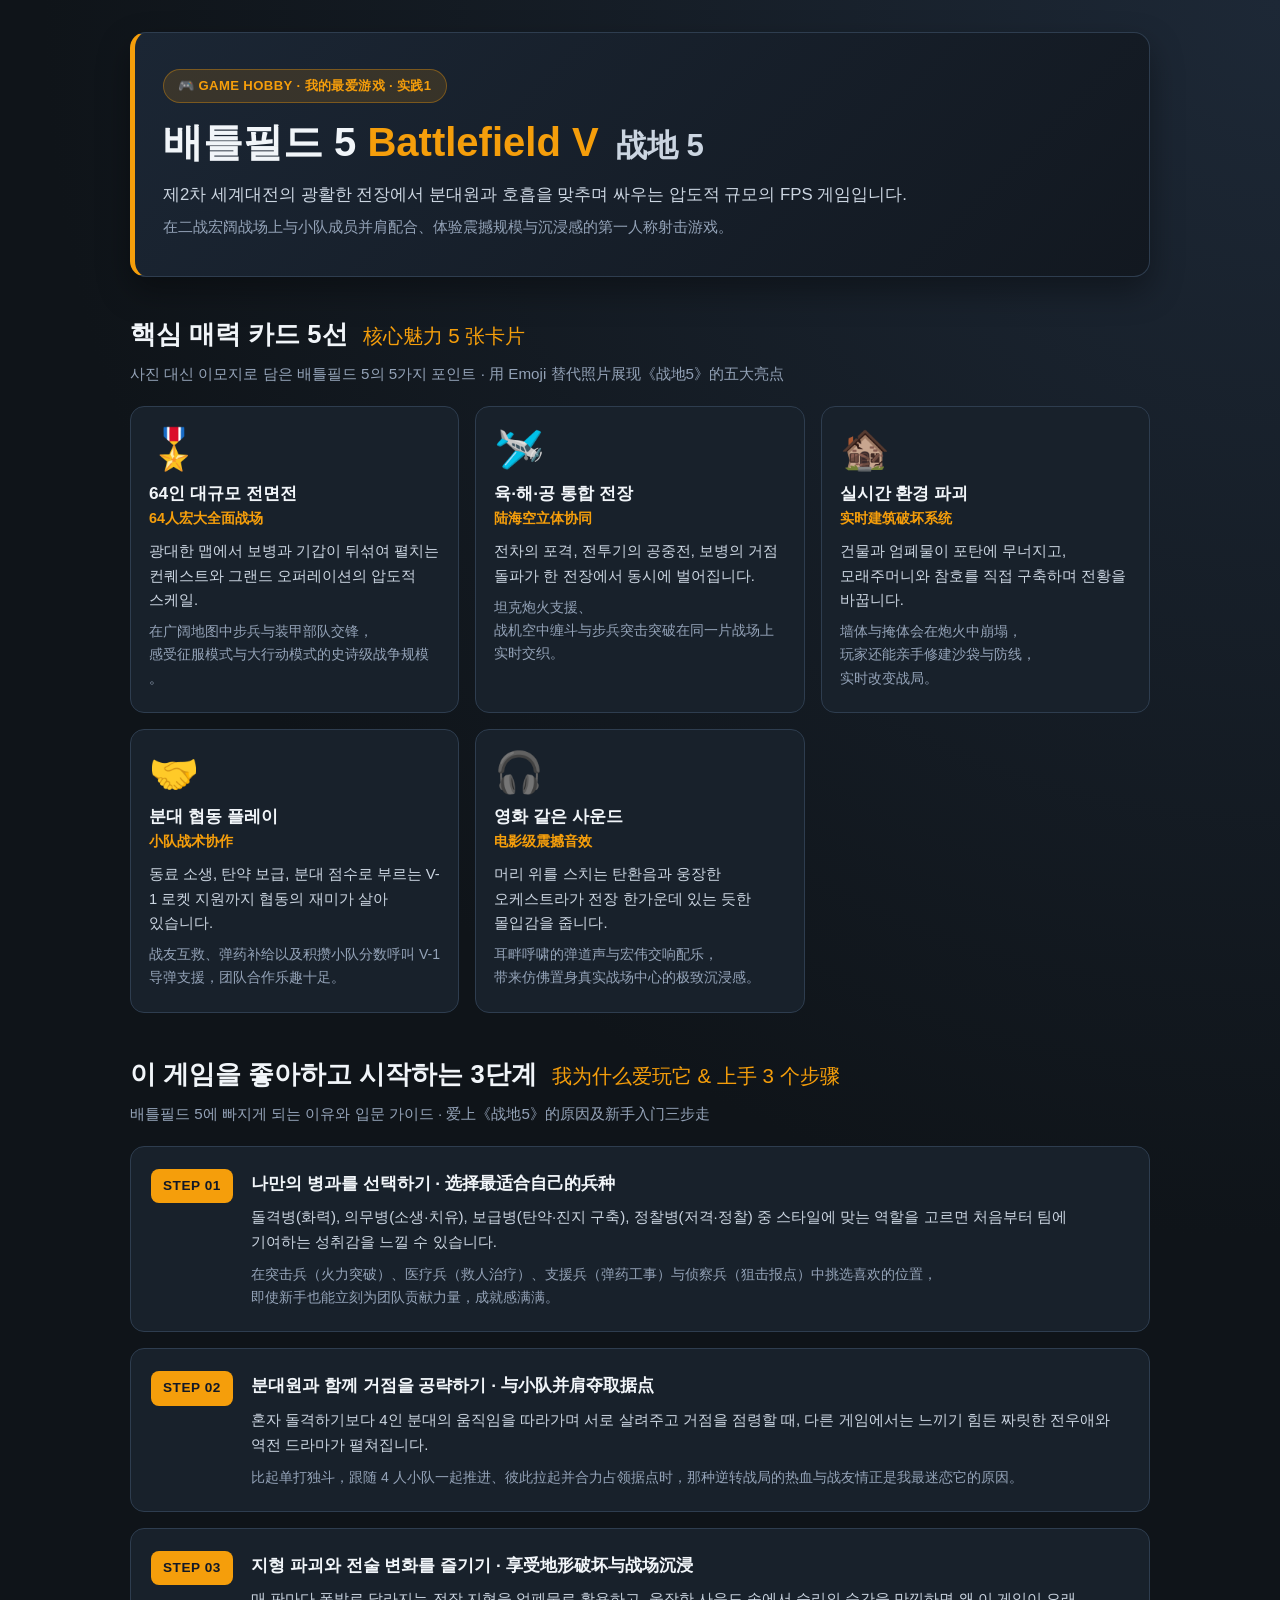
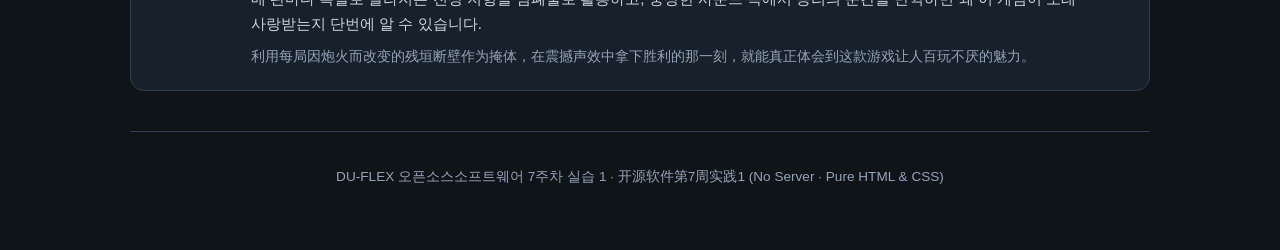
<file: practice1/index.html>
<!DOCTYPE html>
<html lang="ko">
<head>
  <meta charset="UTF-8">
  <meta name="viewport" content="width=device-width, initial-scale=1.0">
  <title>내 게임 소개 홈페이지 · 我爱玩的游戏 — 배틀필드 5 (Battlefield V)</title>
  <link rel="stylesheet" href="style.css">
</head>
<body>
  <div class="page-wrapper">
    <!-- ① 제목과 한 줄 소개 / 标题与一句话介绍 -->
    <header class="hero">
      <div class="badge">🎮 GAME HOBBY · 我的最爱游戏 · 实践1</div>
      <h1>
        배틀필드 5 <span class="en-title">Battlefield V</span>
        <span class="zh-title">战地 5</span>
      </h1>
      <p class="hero-subtitle">
        <span class="ko">제2차 세계대전의 광활한 전장에서 분대원과 호흡을 맞추며 싸우는 압도적 규모의 FPS 게임입니다.</span>
        <span class="zh">在二战宏阔战场上与小队成员并肩配合、体验震撼规模与沉浸感的第一人称射击游戏。</span>
      </p>
    </header>

    <main>
      <!-- ② 사진 대신 이모지 카드 5장 / 5张Emoji表情卡片 -->
      <section class="section" aria-labelledby="cards-heading">
        <div class="section-header">
          <h2 id="cards-heading">
            핵심 매력 카드 5선
            <span class="sub-h2">核心魅力 5 张卡片</span>
          </h2>
          <p class="section-desc">
            사진 대신 이모지로 담은 배틀필드 5의 5가지 포인트 · 用 Emoji 替代照片展现《战地5》的五大亮点
          </p>
        </div>

        <div class="cards-grid">
          <article class="emoji-card">
            <div class="emoji-icon" aria-hidden="true">🎖️</div>
            <h3>64인 대규모 전면전<br><span>64人宏大全面战场</span></h3>
            <p>
              광대한 맵에서 보병과 기갑이 뒤섞여 펼치는 컨퀘스트와 그랜드 오퍼레이션의 압도적 스케일.
            </p>
            <p class="zh-text">
              在广阔地图中步兵与装甲部队交锋，感受征服模式与大行动模式的史诗级战争规模。
            </p>
          </article>

          <article class="emoji-card">
            <div class="emoji-icon" aria-hidden="true">🛩️</div>
            <h3>육·해·공 통합 전장<br><span>陆海空立体协同</span></h3>
            <p>
              전차의 포격, 전투기의 공중전, 보병의 거점 돌파가 한 전장에서 동시에 벌어집니다.
            </p>
            <p class="zh-text">
              坦克炮火支援、战机空中缠斗与步兵突击突破在同一片战场上实时交织。
            </p>
          </article>

          <article class="emoji-card">
            <div class="emoji-icon" aria-hidden="true">🏚️</div>
            <h3>실시간 환경 파괴<br><span>实时建筑破坏系统</span></h3>
            <p>
              건물과 엄폐물이 포탄에 무너지고, 모래주머니와 참호를 직접 구축하며 전황을 바꿉니다.
            </p>
            <p class="zh-text">
              墙体与掩体会在炮火中崩塌，玩家还能亲手修建沙袋与防线，实时改变战局。
            </p>
          </article>

          <article class="emoji-card">
            <div class="emoji-icon" aria-hidden="true">🤝</div>
            <h3>분대 협동 플레이<br><span>小队战术协作</span></h3>
            <p>
              동료 소생, 탄약 보급, 분대 점수로 부르는 V-1 로켓 지원까지 협동의 재미가 살아 있습니다.
            </p>
            <p class="zh-text">
              战友互救、弹药补给以及积攒小队分数呼叫 V-1 导弹支援，团队合作乐趣十足。
            </p>
          </article>

          <article class="emoji-card">
            <div class="emoji-icon" aria-hidden="true">🎧</div>
            <h3>영화 같은 사운드<br><span>电影级震撼音效</span></h3>
            <p>
              머리 위를 스치는 탄환음과 웅장한 오케스트라가 전장 한가운데 있는 듯한 몰입감을 줍니다.
            </p>
            <p class="zh-text">
              耳畔呼啸的弹道声与宏伟交响配乐，带来仿佛置身真实战场中心的极致沉浸感。
            </p>
          </article>
        </div>
      </section>

      <!-- ③ 3단계 안내 / “我为什么爱玩游戏”与入门3步骤 -->
      <section class="section" aria-labelledby="steps-heading">
        <div class="section-header">
          <h2 id="steps-heading">
            이 게임을 좋아하고 시작하는 3단계
            <span class="sub-h2">我为什么爱玩它 &amp; 上手 3 个步骤</span>
          </h2>
          <p class="section-desc">
            배틀필드 5에 빠지게 되는 이유와 입문 가이드 · 爱上《战地5》的原因及新手入门三步走
          </p>
        </div>

        <ol class="steps-list">
          <li class="step-item">
            <div class="step-number">STEP 01</div>
            <div class="step-body">
              <h3>나만의 병과를 선택하기 · 选择最适合自己的兵种</h3>
              <p>
                돌격병(화력), 의무병(소생·치유), 보급병(탄약·진지 구축), 정찰병(저격·정찰) 중 스타일에 맞는 역할을 고르면 처음부터 팀에 기여하는 성취감을 느낄 수 있습니다.
              </p>
              <p class="zh-text">
                在突击兵（火力突破）、医疗兵（救人治疗）、支援兵（弹药工事）与侦察兵（狙击报点）中挑选喜欢的位置，即使新手也能立刻为团队贡献力量，成就感满满。
              </p>
            </div>
          </li>

          <li class="step-item">
            <div class="step-number">STEP 02</div>
            <div class="step-body">
              <h3>분대원과 함께 거점을 공략하기 · 与小队并肩夺取据点</h3>
              <p>
                혼자 돌격하기보다 4인 분대의 움직임을 따라가며 서로 살려주고 거점을 점령할 때, 다른 게임에서는 느끼기 힘든 짜릿한 전우애와 역전 드라마가 펼쳐집니다.
              </p>
              <p class="zh-text">
                比起单打独斗，跟随 4 人小队一起推进、彼此拉起并合力占领据点时，那种逆转战局的热血与战友情正是我最迷恋它的原因。
              </p>
            </div>
          </li>

          <li class="step-item">
            <div class="step-number">STEP 03</div>
            <div class="step-body">
              <h3>지형 파괴와 전술 변화를 즐기기 · 享受地形破坏与战场沉浸</h3>
              <p>
                매 판마다 폭발로 달라지는 전장 지형을 엄폐물로 활용하고, 웅장한 사운드 속에서 승리의 순간을 만끽하면 왜 이 게임이 오래 사랑받는지 단번에 알 수 있습니다.
              </p>
              <p class="zh-text">
                利用每局因炮火而改变的残垣断壁作为掩体，在震撼声效中拿下胜利的那一刻，就能真正体会到这款游戏让人百玩不厌的魅力。
              </p>
            </div>
          </li>
        </ol>
      </section>
    </main>

    <footer class="footer">
      <p>DU-FLEX 오픈소스소프트웨어 7주차 실습 1 · 开源软件第7周实践1 (No Server · Pure HTML &amp; CSS)</p>
    </footer>
  </div>
</body>
</html>
</file>
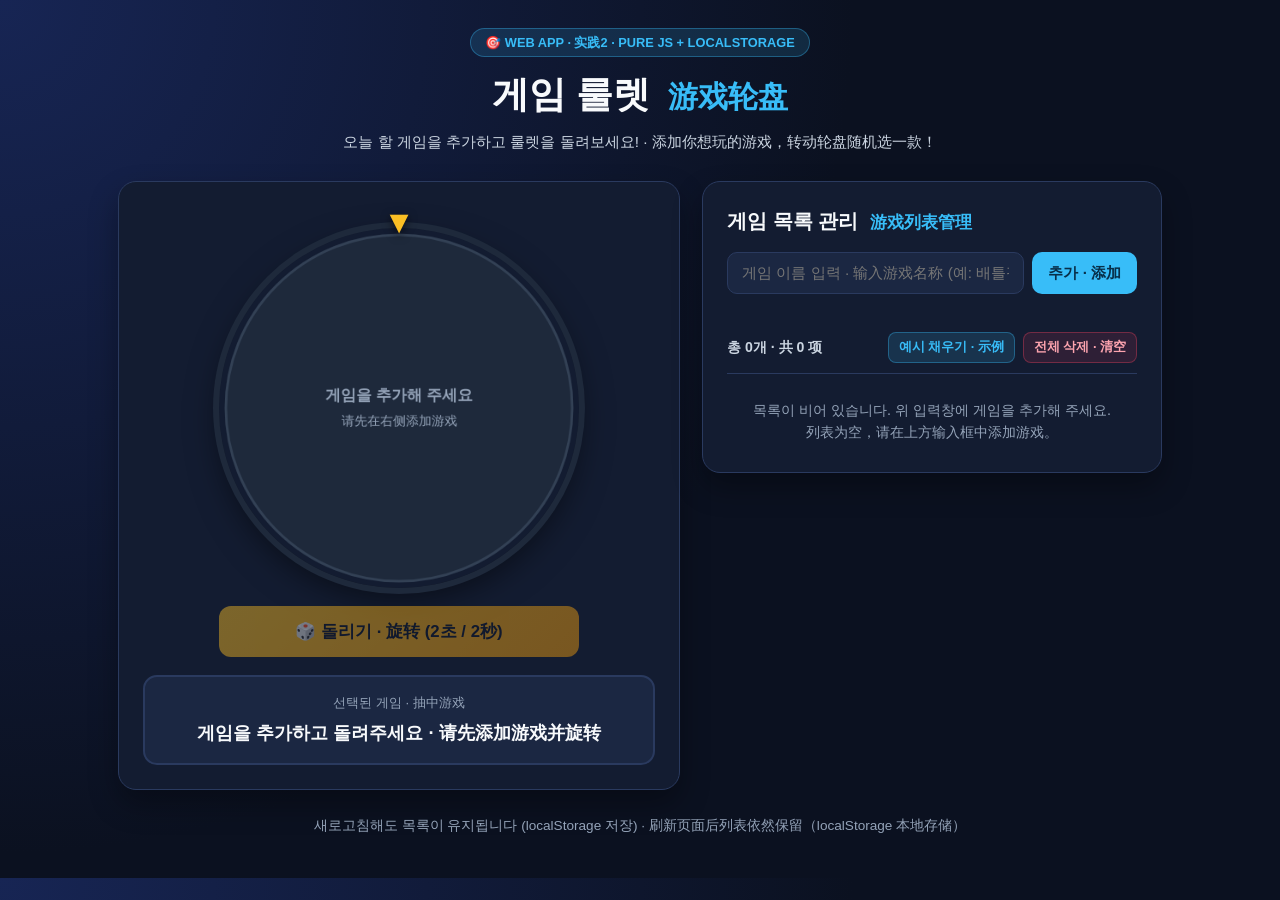
<file: practice2/index.html>
<!DOCTYPE html>
<html lang="ko">
<head>
  <meta charset="UTF-8">
  <meta name="viewport" content="width=device-width, initial-scale=1.0">
  <title>게임 룰렛 · 游戏轮盘</title>
  <link rel="stylesheet" href="style.css">
</head>
<body>
  <div class="app-container">
    <header class="app-header">
      <div class="badge">🎯 WEB APP · 实践2 · PURE JS + LOCALSTORAGE</div>
      <h1>게임 룰렛 <span class="zh">游戏轮盘</span></h1>
      <p class="subtitle">
        오늘 할 게임을 추가하고 룰렛을 돌려보세요! · 添加你想玩的游戏，转动轮盘随机选一款！
      </p>
    </header>

    <main class="main-grid">
      <!-- Wheel & Result Panel -->
      <section class="card wheel-panel" aria-label="룰렛 판 / 轮盘区域">
        <div class="wheel-stage">
          <div class="pointer" aria-hidden="true">▼</div>
          <canvas id="roulette-canvas" width="420" height="420" aria-label="게임 룰렛 캔버스"></canvas>
        </div>

        <div class="spin-controls">
          <button id="spin-btn" class="btn-spin" type="button" disabled>
            🎲 돌리기 · 旋转 (2초 / 2秒)
          </button>
        </div>

        <div id="result-box" class="result-box" aria-live="polite">
          <span class="result-label">선택된 게임 · 抽中游戏</span>
          <strong id="result-text" class="result-text">게임을 추가하고 돌려주세요 · 请先添加游戏并旋转</strong>
        </div>
      </section>

      <!-- Game List Manager Panel -->
      <section class="card list-panel" aria-label="게임 목록 관리 / 游戏列表管理">
        <h2>게임 목록 관리 <span class="zh">游戏列表管理</span></h2>

        <form id="add-form" class="add-form" novalidate>
          <label for="game-input" class="sr-only">게임 이름 입력 / 输入游戏名称</label>
          <input
            id="game-input"
            type="text"
            maxlength="40"
            placeholder="게임 이름 입력 · 输入游戏名称 (예: 배틀필드 5)"
            autocomplete="off"
          >
          <button id="add-btn" class="btn-add" type="submit">추가 · 添加</button>
        </form>

        <p id="form-feedback" class="feedback" role="status" aria-live="polite"></p>

        <div class="list-toolbar">
          <span id="count-label" class="count-label">총 0개 · 共 0 项</span>
          <div class="toolbar-actions">
            <button id="sample-btn" class="btn-secondary" type="button">예시 채우기 · 示例</button>
            <button id="clear-btn" class="btn-danger-ghost" type="button">전체 삭제 · 清空</button>
          </div>
        </div>

        <ul id="game-list" class="game-list"></ul>
        <p id="empty-hint" class="empty-hint">
          목록이 비어 있습니다. 위 입력창에 게임을 추가해 주세요.<br>
          列表为空，请在上方输入框中添加游戏。
        </p>
      </section>
    </main>

    <footer class="app-footer">
      새로고침해도 목록이 유지됩니다 (localStorage 저장) · 刷新页面后列表依然保留（localStorage 本地存储）
    </footer>
  </div>

  <script src="app.js"></script>
</body>
</html>
</file>
<file: practice1/style.css>
*,
*::before,
*::after {
  box-sizing: border-box;
}

:root {
  --bg: #0f1419;
  --surface: #18212b;
  --surface-alt: #1f2a37;
  --border: #2e3d4f;
  --accent: #f59e0b;
  --accent-soft: rgba(245, 158, 11, 0.14);
  --text-main: #f1f5f9;
  --text-sub: #cbd5e1;
  --text-muted: #94a3b8;
}

html,
body {
  margin: 0;
  padding: 0;
  background: radial-gradient(circle at top right, #1d2836 0%, var(--bg) 55%);
  color: var(--text-main);
  font-family: "Pretendard", "Noto Sans KR", "PingFang SC", "Microsoft YaHei", -apple-system, BlinkMacSystemFont, "Segoe UI", sans-serif;
  line-height: 1.65;
  overflow-x: hidden;
  -webkit-text-size-adjust: 100%;
}

.page-wrapper {
  width: 100%;
  max-width: 1060px;
  margin: 0 auto;
  padding: 32px 20px 48px;
}

/* Hero Section */
.hero {
  background: linear-gradient(135deg, #1b2634 0%, #121820 100%);
  border: 1px solid var(--border);
  border-left: 5px solid var(--accent);
  border-radius: 16px;
  padding: 36px 28px;
  margin-bottom: 36px;
  box-shadow: 0 14px 32px rgba(0, 0, 0, 0.35);
}

.badge {
  display: inline-block;
  background: var(--accent-soft);
  color: var(--accent);
  border: 1px solid rgba(245, 158, 11, 0.35);
  border-radius: 999px;
  padding: 5px 14px;
  font-size: 0.82rem;
  font-weight: 700;
  letter-spacing: 0.03em;
  margin-bottom: 14px;
  max-width: 100%;
  overflow-wrap: break-word;
}

.hero h1 {
  margin: 0 0 14px;
  font-size: clamp(1.6rem, 4vw, 2.5rem);
  line-height: 1.25;
  word-break: keep-all;
  overflow-wrap: break-word;
}

.en-title {
  color: var(--accent);
  font-weight: 800;
}

.zh-title {
  display: inline-block;
  color: var(--text-sub);
  font-size: 0.78em;
  font-weight: 600;
  margin-left: 6px;
}

.hero-subtitle {
  margin: 0;
  font-size: 1.05rem;
  color: var(--text-sub);
  word-break: keep-all;
  overflow-wrap: break-word;
}

.hero-subtitle .ko,
.hero-subtitle .zh {
  display: block;
}

.hero-subtitle .zh {
  margin-top: 6px;
  color: var(--text-muted);
  font-size: 0.96rem;
}

/* Section Headers */
.section {
  margin-bottom: 40px;
}

.section-header {
  margin-bottom: 20px;
}

.section-header h2 {
  margin: 0 0 6px;
  font-size: clamp(1.25rem, 3vw, 1.6rem);
  word-break: keep-all;
  overflow-wrap: break-word;
}

.sub-h2 {
  display: inline-block;
  font-size: 0.8em;
  font-weight: 500;
  color: var(--accent);
  margin-left: 8px;
}

.section-desc {
  margin: 0;
  color: var(--text-muted);
  font-size: 0.95rem;
  word-break: keep-all;
  overflow-wrap: break-word;
}

/* 5 Emoji Cards Grid */
.cards-grid {
  display: grid;
  grid-template-columns: repeat(auto-fit, minmax(260px, 1fr));
  gap: 16px;
}

.emoji-card {
  min-width: 0;
  background: var(--surface);
  border: 1px solid var(--border);
  border-radius: 14px;
  padding: 22px 18px;
  transition: transform 0.2s ease, border-color 0.2s ease;
}

.emoji-card:hover {
  transform: translateY(-3px);
  border-color: var(--accent);
}

.emoji-icon {
  font-size: 2.5rem;
  line-height: 1;
  margin-bottom: 12px;
}

.emoji-card h3 {
  margin: 0 0 10px;
  font-size: 1.08rem;
  line-height: 1.4;
  color: var(--text-main);
  word-break: keep-all;
  overflow-wrap: break-word;
}

.emoji-card h3 span {
  font-size: 0.9rem;
  color: var(--accent);
  font-weight: 600;
}

.emoji-card p {
  margin: 0 0 8px;
  font-size: 0.92rem;
  color: var(--text-sub);
  word-break: keep-all;
  overflow-wrap: break-word;
}

.emoji-card p.zh-text,
.step-body p.zh-text {
  margin-bottom: 0;
  font-size: 0.88rem;
  color: var(--text-muted);
}

/* 3 Steps Guide */
.steps-list {
  list-style: none;
  margin: 0;
  padding: 0;
  display: flex;
  flex-direction: column;
  gap: 16px;
}

.step-item {
  min-width: 0;
  display: flex;
  align-items: flex-start;
  gap: 18px;
  background: var(--surface);
  border: 1px solid var(--border);
  border-radius: 14px;
  padding: 22px 20px;
}

.step-number {
  flex-shrink: 0;
  background: var(--accent);
  color: #111827;
  font-weight: 800;
  font-size: 0.85rem;
  letter-spacing: 0.04em;
  padding: 6px 12px;
  border-radius: 8px;
}

.step-body {
  min-width: 0;
  flex: 1;
}

.step-body h3 {
  margin: 0 0 8px;
  font-size: 1.08rem;
  color: var(--text-main);
  word-break: keep-all;
  overflow-wrap: break-word;
}

.step-body p {
  margin: 0 0 8px;
  font-size: 0.94rem;
  color: var(--text-sub);
  word-break: keep-all;
  overflow-wrap: break-word;
}

/* Footer */
.footer {
  text-align: center;
  color: var(--text-muted);
  font-size: 0.85rem;
  padding-top: 20px;
  border-top: 1px solid var(--border);
  word-break: keep-all;
  overflow-wrap: break-word;
}

/* Mobile Responsive */
@media (max-width: 640px) {
  .page-wrapper {
    padding: 18px 14px 36px;
  }

  .hero {
    padding: 24px 18px;
    margin-bottom: 28px;
  }

  .zh-title {
    display: block;
    margin-left: 0;
    margin-top: 4px;
  }

  .sub-h2 {
    display: block;
    margin-left: 0;
    margin-top: 4px;
  }

  .cards-grid {
    grid-template-columns: 1fr;
  }

  .step-item {
    flex-direction: column;
    gap: 10px;
    padding: 18px 16px;
  }
}
</file>
<file: practice2/style.css>
*,
*::before,
*::after {
  box-sizing: border-box;
}

:root {
  --bg: #0b1120;
  --card: #131c31;
  --card-inner: #1b2742;
  --border: #2a3a5f;
  --primary: #38bdf8;
  --primary-dark: #0284c7;
  --accent: #f43f5e;
  --gold: #fbbf24;
  --text: #f8fafc;
  --text-sub: #cbd5e1;
  --text-muted: #94a3b8;
}

html,
body {
  margin: 0;
  padding: 0;
  background: radial-gradient(circle at top left, #172554 0%, var(--bg) 55%);
  color: var(--text);
  font-family: "Pretendard", "Noto Sans KR", "PingFang SC", "Microsoft YaHei", -apple-system, BlinkMacSystemFont, "Segoe UI", sans-serif;
  line-height: 1.5;
  overflow-x: hidden;
}

.sr-only {
  position: absolute;
  width: 1px;
  height: 1px;
  padding: 0;
  margin: -1px;
  overflow: hidden;
  clip: rect(0, 0, 0, 0);
  border: 0;
}

.app-container {
  max-width: 1080px;
  margin: 0 auto;
  padding: 28px 18px 42px;
}

.app-header {
  text-align: center;
  margin-bottom: 28px;
}

.badge {
  display: inline-block;
  background: rgba(56, 189, 248, 0.14);
  color: var(--primary);
  border: 1px solid rgba(56, 189, 248, 0.35);
  border-radius: 999px;
  padding: 4px 14px;
  font-size: 0.8rem;
  font-weight: 700;
  margin-bottom: 10px;
}

.app-header h1 {
  margin: 0 0 8px;
  font-size: clamp(1.6rem, 4vw, 2.3rem);
}

.app-header h1 .zh {
  color: var(--primary);
  font-size: 0.82em;
  margin-left: 8px;
}

.subtitle {
  margin: 0;
  color: var(--text-sub);
  font-size: 0.96rem;
}

.main-grid {
  display: grid;
  grid-template-columns: 1.1fr 0.9fr;
  gap: 22px;
  align-items: start;
}

.card {
  min-width: 0;
  background: var(--card);
  border: 1px solid var(--border);
  border-radius: 18px;
  padding: 24px;
  box-shadow: 0 14px 30px rgba(0, 0, 0, 0.32);
}

/* Wheel Panel */
.wheel-panel {
  display: flex;
  flex-direction: column;
  align-items: center;
}

.wheel-stage {
  position: relative;
  width: 100%;
  max-width: 380px;
  display: flex;
  flex-direction: column;
  align-items: center;
  margin-bottom: 18px;
}

.pointer {
  font-size: 2rem;
  line-height: 1;
  color: var(--gold);
  text-shadow: 0 3px 10px rgba(0, 0, 0, 0.65);
  margin-bottom: -10px;
  z-index: 2;
}

#roulette-canvas {
  width: 100%;
  max-width: 360px;
  height: auto;
  aspect-ratio: 1 / 1;
  border-radius: 50%;
  box-shadow: 0 0 0 6px #1e293b, 0 12px 32px rgba(0, 0, 0, 0.5);
}

.spin-controls {
  width: 100%;
  max-width: 360px;
  margin-bottom: 18px;
}

.btn-spin {
  width: 100%;
  padding: 14px 20px;
  border: none;
  border-radius: 12px;
  font-size: 1.05rem;
  font-weight: 800;
  color: #0f172a;
  background: linear-gradient(135deg, #fbbf24 0%, #f59e0b 100%);
  cursor: pointer;
  transition: transform 0.15s ease, filter 0.15s ease, opacity 0.15s ease;
  box-shadow: 0 6px 18px rgba(245, 158, 11, 0.35);
}

.btn-spin:hover:not(:disabled) {
  transform: translateY(-2px);
  filter: brightness(1.06);
}

.btn-spin:disabled {
  opacity: 0.45;
  cursor: not-allowed;
  box-shadow: none;
}

.result-box {
  width: 100%;
  background: var(--card-inner);
  border: 2px solid var(--border);
  border-radius: 14px;
  padding: 16px 18px;
  text-align: center;
  transition: border-color 0.25s ease, transform 0.25s ease, background 0.25s ease;
}

.result-box.winner {
  border-color: var(--gold);
  background: linear-gradient(135deg, rgba(251, 191, 36, 0.16), rgba(56, 189, 248, 0.12));
  transform: scale(1.02);
}

.result-label {
  display: block;
  font-size: 0.82rem;
  color: var(--text-muted);
  margin-bottom: 6px;
}

.result-text {
  display: block;
  font-size: 1.15rem;
  color: var(--text);
  word-break: break-word;
}

.result-box.winner .result-text {
  font-size: clamp(1.5rem, 3.6vw, 2.1rem);
  color: var(--gold);
}

/* List Panel */
.list-panel h2 {
  margin: 0 0 16px;
  font-size: 1.25rem;
}

.list-panel h2 .zh {
  color: var(--primary);
  font-size: 0.85em;
  margin-left: 6px;
}

.add-form {
  display: flex;
  gap: 8px;
  margin-bottom: 8px;
}

.add-form input {
  flex: 1;
  min-width: 0;
  padding: 11px 14px;
  border-radius: 10px;
  border: 1px solid var(--border);
  background: var(--card-inner);
  color: var(--text);
  font-size: 0.96rem;
  outline: none;
}

.add-form input:focus {
  border-color: var(--primary);
}

.btn-add {
  flex-shrink: 0;
  padding: 11px 16px;
  border: none;
  border-radius: 10px;
  background: var(--primary);
  color: #082f49;
  font-weight: 800;
  font-size: 0.94rem;
  cursor: pointer;
}

.btn-add:hover {
  background: #7dd3fc;
}

.feedback {
  min-height: 20px;
  margin: 0 0 10px;
  font-size: 0.85rem;
  color: #fda4af;
}

.list-toolbar {
  display: flex;
  flex-wrap: wrap;
  justify-content: space-between;
  align-items: center;
  gap: 8px;
  margin-bottom: 12px;
  padding-bottom: 10px;
  border-bottom: 1px solid var(--border);
}

.count-label {
  font-size: 0.88rem;
  color: var(--text-sub);
  font-weight: 600;
}

.toolbar-actions {
  display: flex;
  gap: 8px;
}

.btn-secondary,
.btn-danger-ghost {
  padding: 6px 10px;
  border-radius: 8px;
  font-size: 0.8rem;
  font-weight: 600;
  cursor: pointer;
}

.btn-secondary {
  background: rgba(56, 189, 248, 0.14);
  border: 1px solid rgba(56, 189, 248, 0.35);
  color: var(--primary);
}

.btn-danger-ghost {
  background: rgba(244, 63, 94, 0.12);
  border: 1px solid rgba(244, 63, 94, 0.35);
  color: #fda4af;
}

.game-list {
  list-style: none;
  margin: 0;
  padding: 0;
  display: flex;
  flex-direction: column;
  gap: 8px;
  max-height: 360px;
  overflow-y: auto;
}

.game-item {
  display: flex;
  align-items: center;
  justify-content: space-between;
  gap: 10px;
  background: var(--card-inner);
  border: 1px solid var(--border);
  border-radius: 10px;
  padding: 10px 12px;
}

.game-item-left {
  display: flex;
  align-items: center;
  gap: 10px;
  min-width: 0;
}

.color-dot {
  width: 12px;
  height: 12px;
  border-radius: 50%;
  flex-shrink: 0;
}

.game-name {
  font-size: 0.96rem;
  font-weight: 600;
  word-break: break-word;
}

.btn-delete {
  flex-shrink: 0;
  background: rgba(244, 63, 94, 0.18);
  border: 1px solid rgba(244, 63, 94, 0.4);
  color: #fecdd3;
  border-radius: 8px;
  padding: 5px 10px;
  font-size: 0.8rem;
  font-weight: 700;
  cursor: pointer;
}

.btn-delete:hover:not(:disabled) {
  background: var(--accent);
  color: #ffffff;
}

.btn-delete:disabled {
  opacity: 0.4;
  cursor: not-allowed;
}

.empty-hint {
  margin: 14px 0 4px;
  text-align: center;
  color: var(--text-muted);
  font-size: 0.9rem;
}

.app-footer {
  margin-top: 26px;
  text-align: center;
  color: var(--text-muted);
  font-size: 0.85rem;
}

@media (max-width: 820px) {
  .main-grid {
    grid-template-columns: 1fr;
  }

  .card {
    padding: 18px;
  }

  .add-form {
    flex-direction: column;
  }
}
</file>
